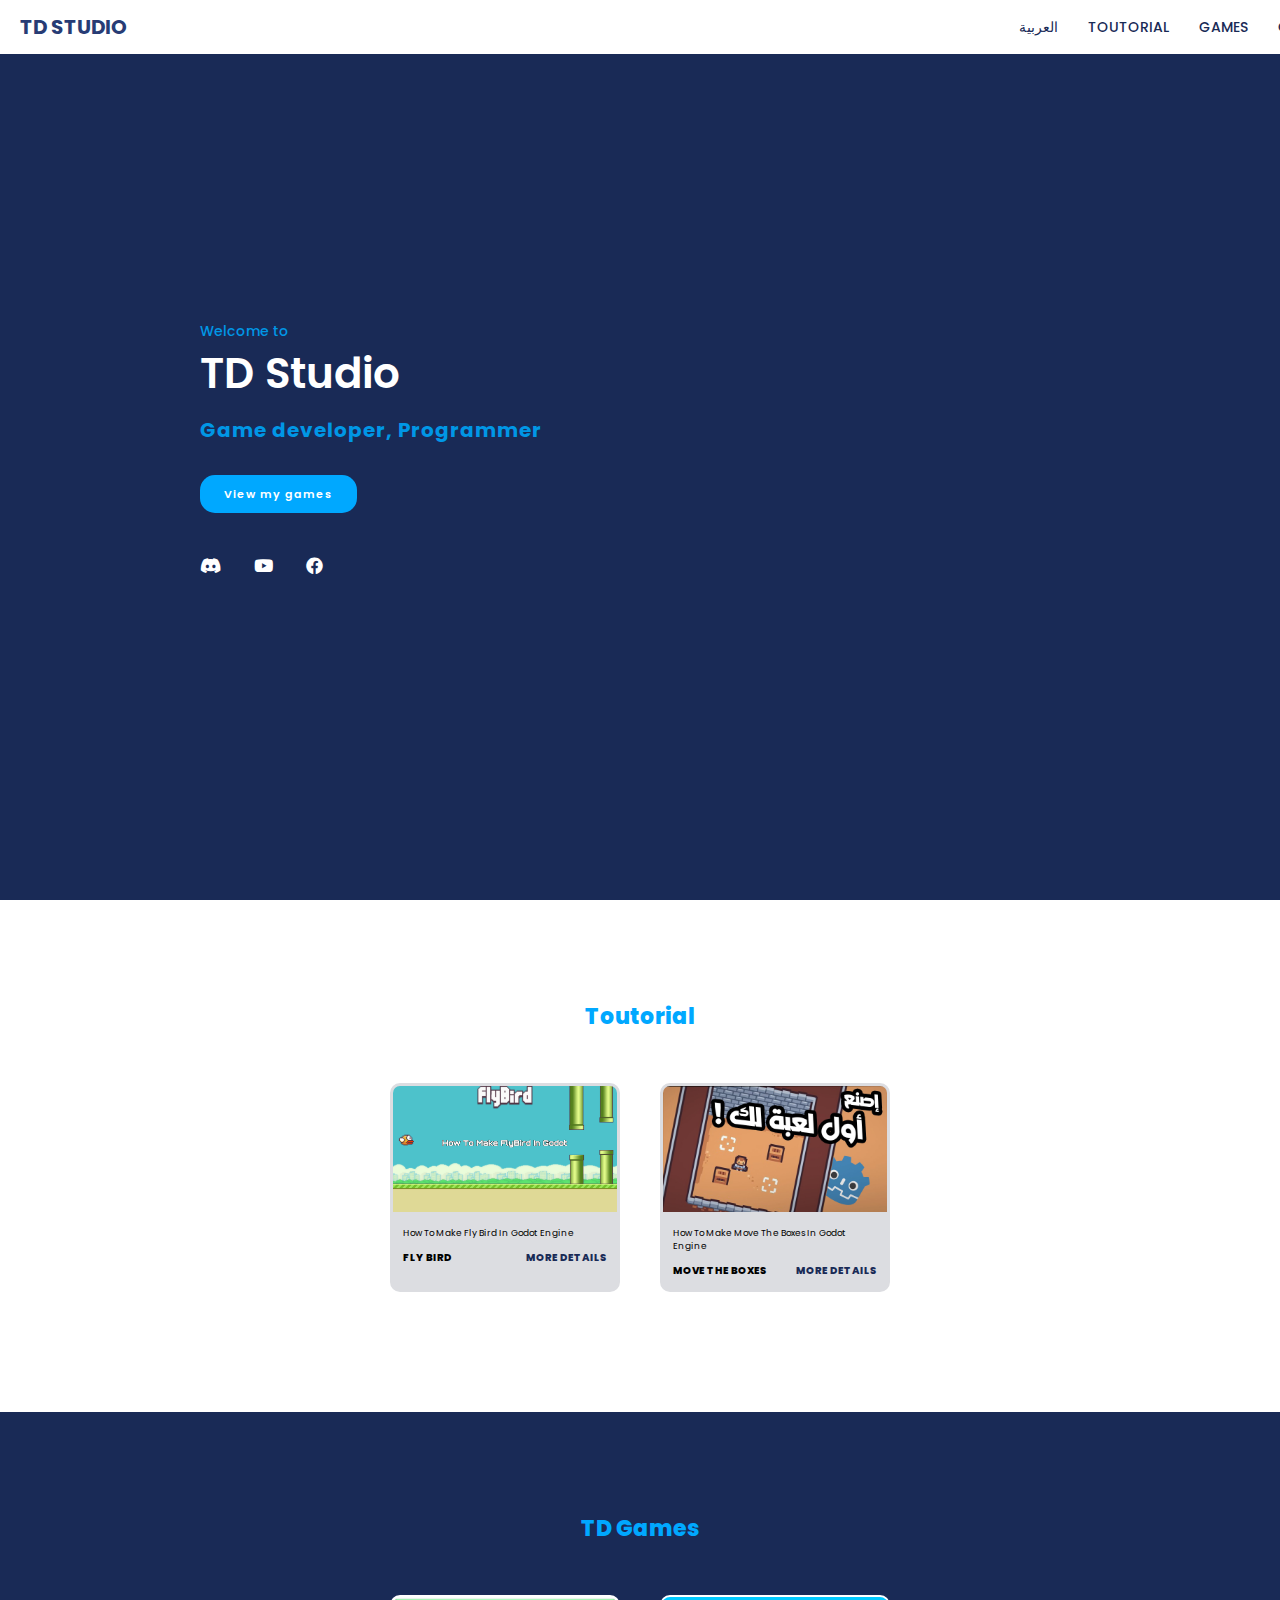
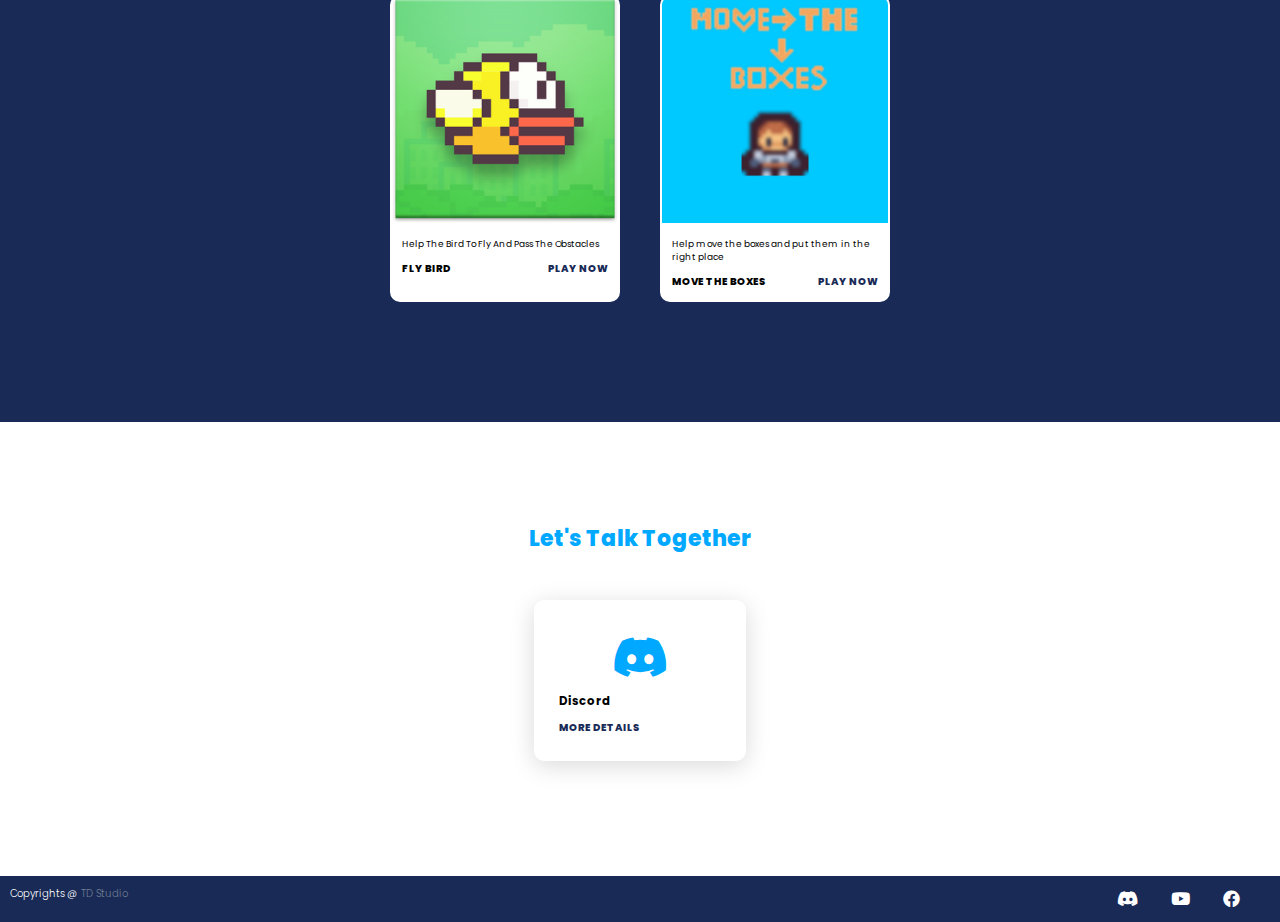
<file: index.html>
<!DOCTYPE html>
<html>
<head>
	<meta charset="utf-8">
	<meta name="viewport" content="width=device-width, initial-scale=1">
	<link rel="stylesheet" href="https://cdnjs.cloudflare.com/ajax/libs/font-awesome/5.15.4/css/all.min.css">
	<link rel="stylesheet" href="style en.css">
	<title>TD Studio</title>
</head>
<body>

<header>
	<nav>
		<ul class="nav-bar">
			<a href="#" class="logo"><h2>TD STUDIO</h2></a>
			<input type="checkbox" id="check">
			<span class="menu">
			  <li><a href="index ar.html">العربية</a></li>
				<li><a href="#Toutorial">Toutorial</a></li>
				<li><a href="#games">Games</a></li>
				<li><a href="#contact">Contact</a></li>
				<label for="check" class="close-menu"><img src="images/times.png" height="40"
				width="40" /></label>
			</span>
			<label for="check" class="open-menu"><img src="images/bars.png" height="25" width="25"  /></label>
		</ul>
	</nav>
</header>

<section class="main">
	<div>
		<h2>Welcome to</h2>
		<h2><span data-lang="logo">TD Studio</span></h2>
		<h3>Game developer, Programmer</h3>
		<a href="#games" class="main-btn">View my games</a>
		<div class="social-icons">
			<a href="https://www.Discord.com"><i class="fab fa-discord"></i></a>
			<a href="https://www.youtube.com/@TDSTUDIO2023."><i class="fab fa-youtube"></i></a>
			<a href="#"><i class="fab fa-facebook " color = w></i></a>
		</div>
	</div>
	
</section>

<section class="video" id="Toutorial">
	<h2 class="title">Toutorial</h2>
	<div class="content">
		<div class="video-card">
			<div class="video-image">
				<img src="images/flybird_video.png" />
			</div>
			<div class="video-info">
				<p class="video-category">How To Make Fly Bird In Godot Engine</p>
				<strong class="video-title">
					<span>Fly Bird</span>
					<a href="https://www.youtube.com/@TDSTUDIO2023." class="more-details">MORE DETAILS</a>
				</strong>
			</div>
		</div>
	<div class="video-card">
		<div class="video-image">
			<img src="images/move.jpg" />
		</div>
		<div class="video-info">
			<p class="video-category">How To Make Move The Boxes In Godot Engine</p>
			<strong class="video-title">
				<span>Move The Boxes</span>
				<a href="https://www.youtube.com/@TDSTUDIO2023." class="more-details">MORE DETAILS</a>
			</strong>
		</div>
	</div>
	</div>
</section>




<section class="projects" id="games">
	<h2 class="title">TD Games</h2>
	<div class="content">
		<div class="game-card">
			<div class="game-image">
				<img src="images/Flappy_Bird_icon.png" />
			</div>
			<div class="game-info">
				<p class="game-category">Help The Bird To Fly And Pass The Obstacles</p>
				<strong class="game-title">
					<span>Fly Bird</span>
					<a href="flybird.html" class="more-details">Play Now</a>
				</strong>
			</div>
		</div>
	<div class="game-card">
		<div class="game-image">
			<img src="images/move_boxes.jpg" />
		</div>
		<div class="game-info">
			<p class="game-category">Help move the boxes and put them in the right place</p>
			<strong class="game-title">
				<span>Move The Boxes</span>
				<a href="movetheboxe.html" class="more-details">Play Now</a>
			</strong>
		</div>
	</div>
	</div>
</section>





<section class="cards contact" id="contact">
	<h2 class="title">Let's Talk Together</h2>
	<div class="content">
		<div class="card">
			<div class="icon">
				<i class="fab fa-discord"></i>
			</div>
			<div class="card-info">
				<h3>Discord</h3>
			</div>
			<strong class="video-title">
				<a href="https://www.Discord.com" class="more-details">MORE DETAILS</a>
			</strong>
		</div>


	
</section>


<footer class="footer">
	<p class="footer-title">Copyrights @ <span class="footer-ti">TD Studio</span></p>
	<div class="social-icons">
		<a href="https://www.Discord.com"><i class="fab fa-discord"></i></a>
		<a href="https://www.youtube.com/@TDSTUDIO2023."><i class="fab fa-youtube"></i></a>
		<a href="#"><i class="fab fa-facebook"></i></a>
	</div>
</footer>

</body>
</html>
</file>
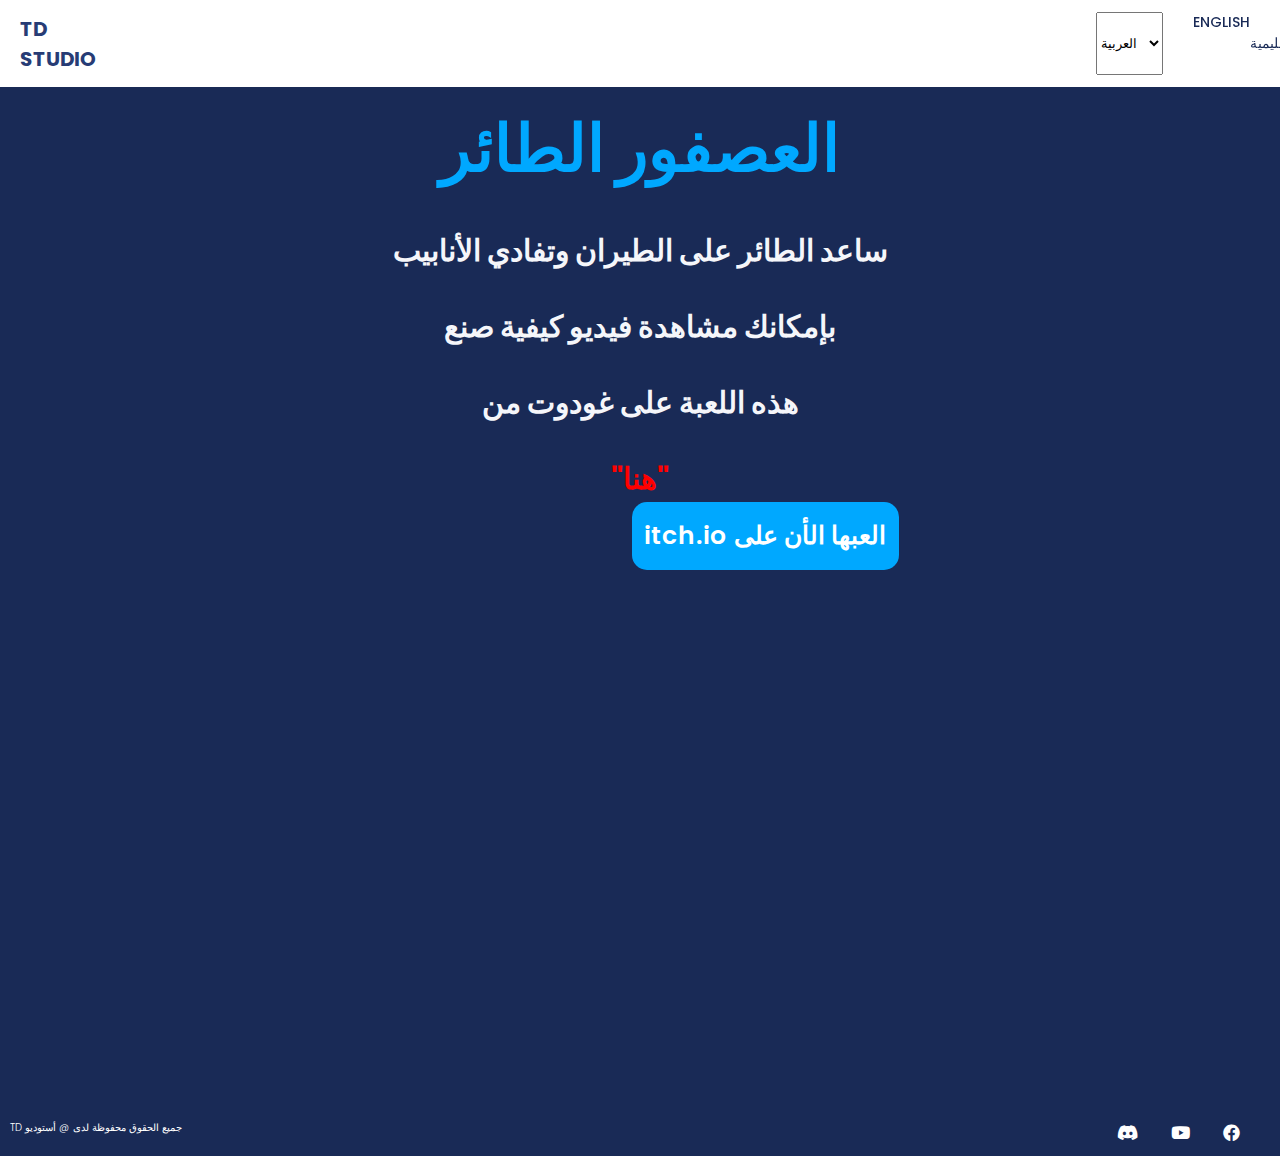
<file: flybird ar (1).html>
<!DOCTYPE html>
<html>
<head>
	<meta charset="utf-8">
	<meta name="viewport" content="width=device-width, initial-scale=1">
	<link rel="stylesheet" href="https://cdnjs.cloudflare.com/ajax/libs/font-awesome/5.15.4/css/all.min.css">
	<link rel="stylesheet" href="flystyle ar.css">
	<title>Fly Bird</title>
</head>
<body>

<header>
	<nav>
		<ul class="nav-bar">
			<a href="#" class="logo"><h2>TD STUDIO</h2></a>
			<input type="checkbox" id="check">
			<span class="menu">
			  <select id='languageselector'>
			    <option value='ar'>العربية</option>
			    <option value='en'>English</option>
			  </select>
			  <li><a href="https://talaldl.github.io/TD-Studio/flybird.html">English</a></li>
				<li><a href="https://talaldl.github.io/TD-Studio/#Toutorial" data-lang="toutorial">Toutorial</a></li>
				<li><a href="https://talaldl.github.io/TD-Studio/#games" data-lang="games">Games</a></li>
				<li><a href="https://talaldl.github.io/TD-Studio/#contact" data-lang="contact">Contact</a></li>
				<label for="check" class="close-menu"><img src="images/times.png" height="40"
				width="40" /></label>
			</span>
			<label for="check" class="open-menu"><img src="images/bars.png" height="25" width="25"  /></label>
		</ul>
	</nav>
</header>


<section class="flybird" id="game">
	<h2 class="title" data-lang="flybird">Fly Bird</h2>
	<h3 class="title" data-lang="info">Help The Bird To Fly And Pass The Obstacles</h3>
	<h3 class="title" data-lang="canwatch">You Can Watch The Video Of How You Can Made</h3>
		<h3 class="title" data-lang="ingodot"> This Game In "Godot" From</h3>
	<h3><a href="https://www.youtube.com/@TDSTUDIO2023."><span class="redcolor">"هنا"</span></a></h3>
	<a href="#games" class="main-btn" data-lang="play">Play Now In Itch.io</a>
</section>


<section>
  
</section>

<section>
  
</section>

<footer class="footer">
	<p class="footer-title" data-lang="copyright">Copyrights @ <span class="footer-ti">TD Studio</span></p>
	<div class="social-icons">
		<a href="https://www.Discord.com"><i class="fab fa-discord"></i></a>
		<a href="https://www.youtube.com/@TDSTUDIO2023."><i class="fab fa-youtube"></i></a>
		<a href="#"><i class="fab fa-facebook"></i></a>
	</div>
</footer>
<script src="flybird language ar.js"></script>
</body>
</html>
</file>
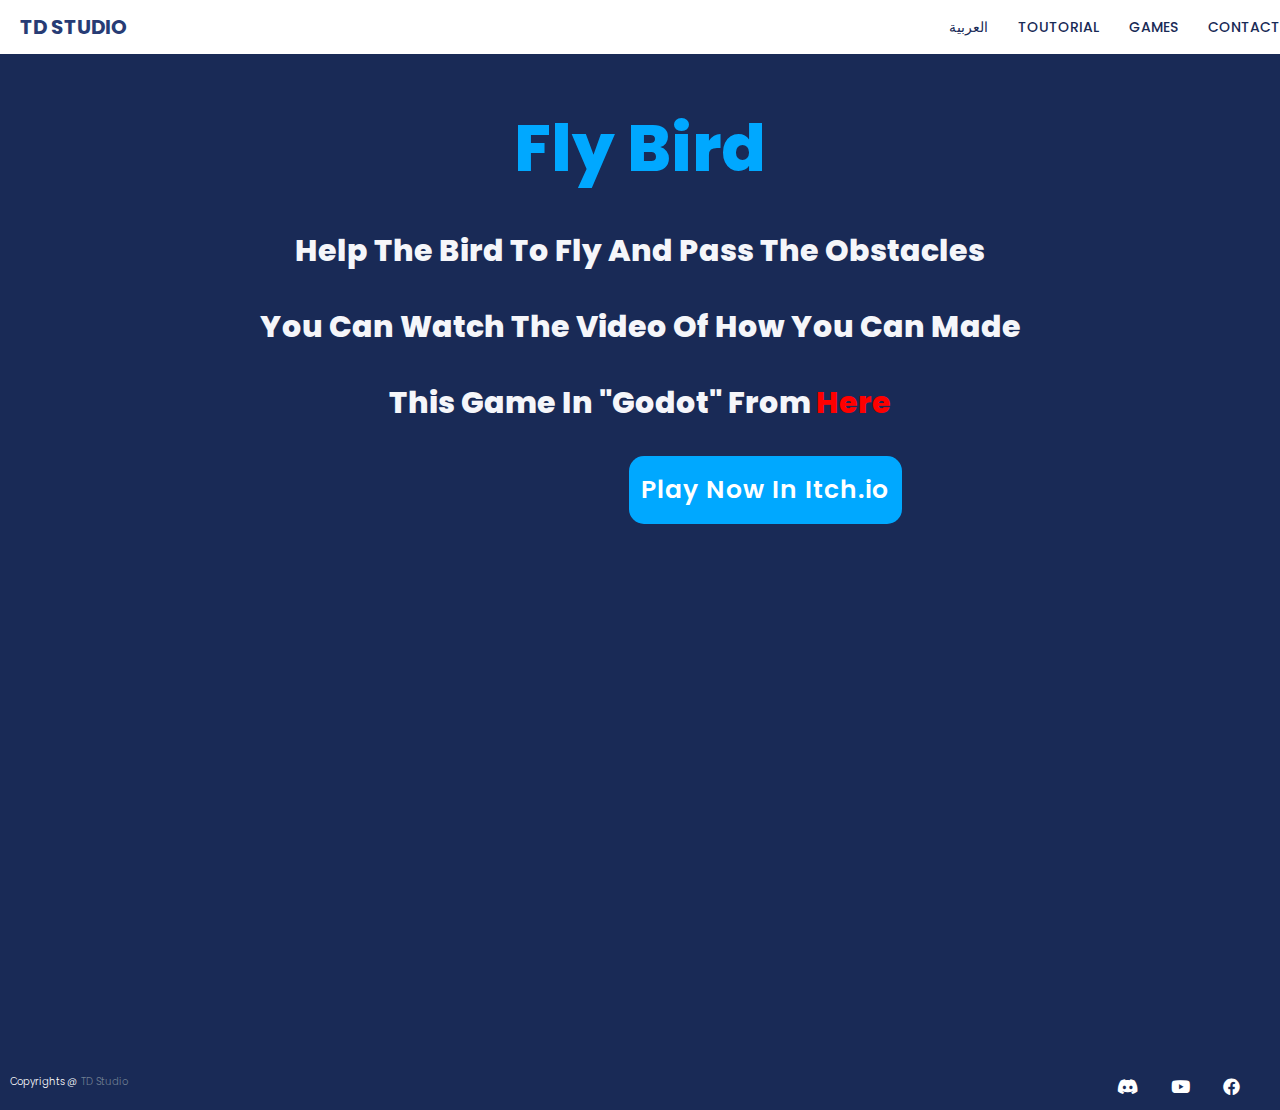
<file: flybird.html>
<!DOCTYPE html>
<html>
<head>
	<meta charset="utf-8">
	<meta name="viewport" content="width=device-width, initial-scale=1">
	<link rel="stylesheet" href="https://cdnjs.cloudflare.com/ajax/libs/font-awesome/5.15.4/css/all.min.css">
	<link rel="stylesheet" href="flystyle.css">
	<title>Fly Bird</title>
</head>
<body>

<header>
	<nav>
		<ul class="nav-bar">
			<a href="#" class="logo"><h2>TD STUDIO</h2></a>
			<input type="checkbox" id="check">
			<span class="menu">
			  <li><a href="https://talaldl.github.io/TD-Studio/flybird ar (1).html">العربية</a></li>
				<li><a href="https://talaldl.github.io/TD-Studio/#Toutorial">Toutorial</a></li>
				<li><a href="https://talaldl.github.io/TD-Studio/#games">Games</a></li>
				<li><a href="https://talaldl.github.io/TD-Studio/#contact">Contact</a></li>
				<label for="check" class="close-menu"><img src="images/times.png" height="40"
				width="40" /></label>
			</span>
			<label for="check" class="open-menu"><img src="images/bars.png" height="25" width="25"  /></label>
		</ul>
	</nav>
</header>


<section class="flybird" id="game">
	<h2 class="title">Fly Bird</h2>
	<h3 class="title">Help The Bird To Fly And Pass The Obstacles</h3>
	<h3 class="title">You Can Watch The Video Of How You Can Made</h3>
	<h3 class="title"> This Game In "Godot" From <a href="https://www.youtube.com/@TDSTUDIO2023."><span class="redcolor">Here</span></a></h3>
	<a href="#games" class="main-btn">Play Now In Itch.io</a>
</section>


<section>
  
</section>

<section>
  
</section>

<footer class="footer">
	<p class="footer-title">Copyrights @ <span class="footer-ti">TD Studio</span></p>
	<div class="social-icons">
		<a href="https://www.Discord.com"><i class="fab fa-discord"></i></a>
		<a href="https://www.youtube.com/@TDSTUDIO2023."><i class="fab fa-youtube"></i></a>
		<a href="#"><i class="fab fa-facebook"></i></a>
	</div>
</footer>

</body>
</html>
</file>
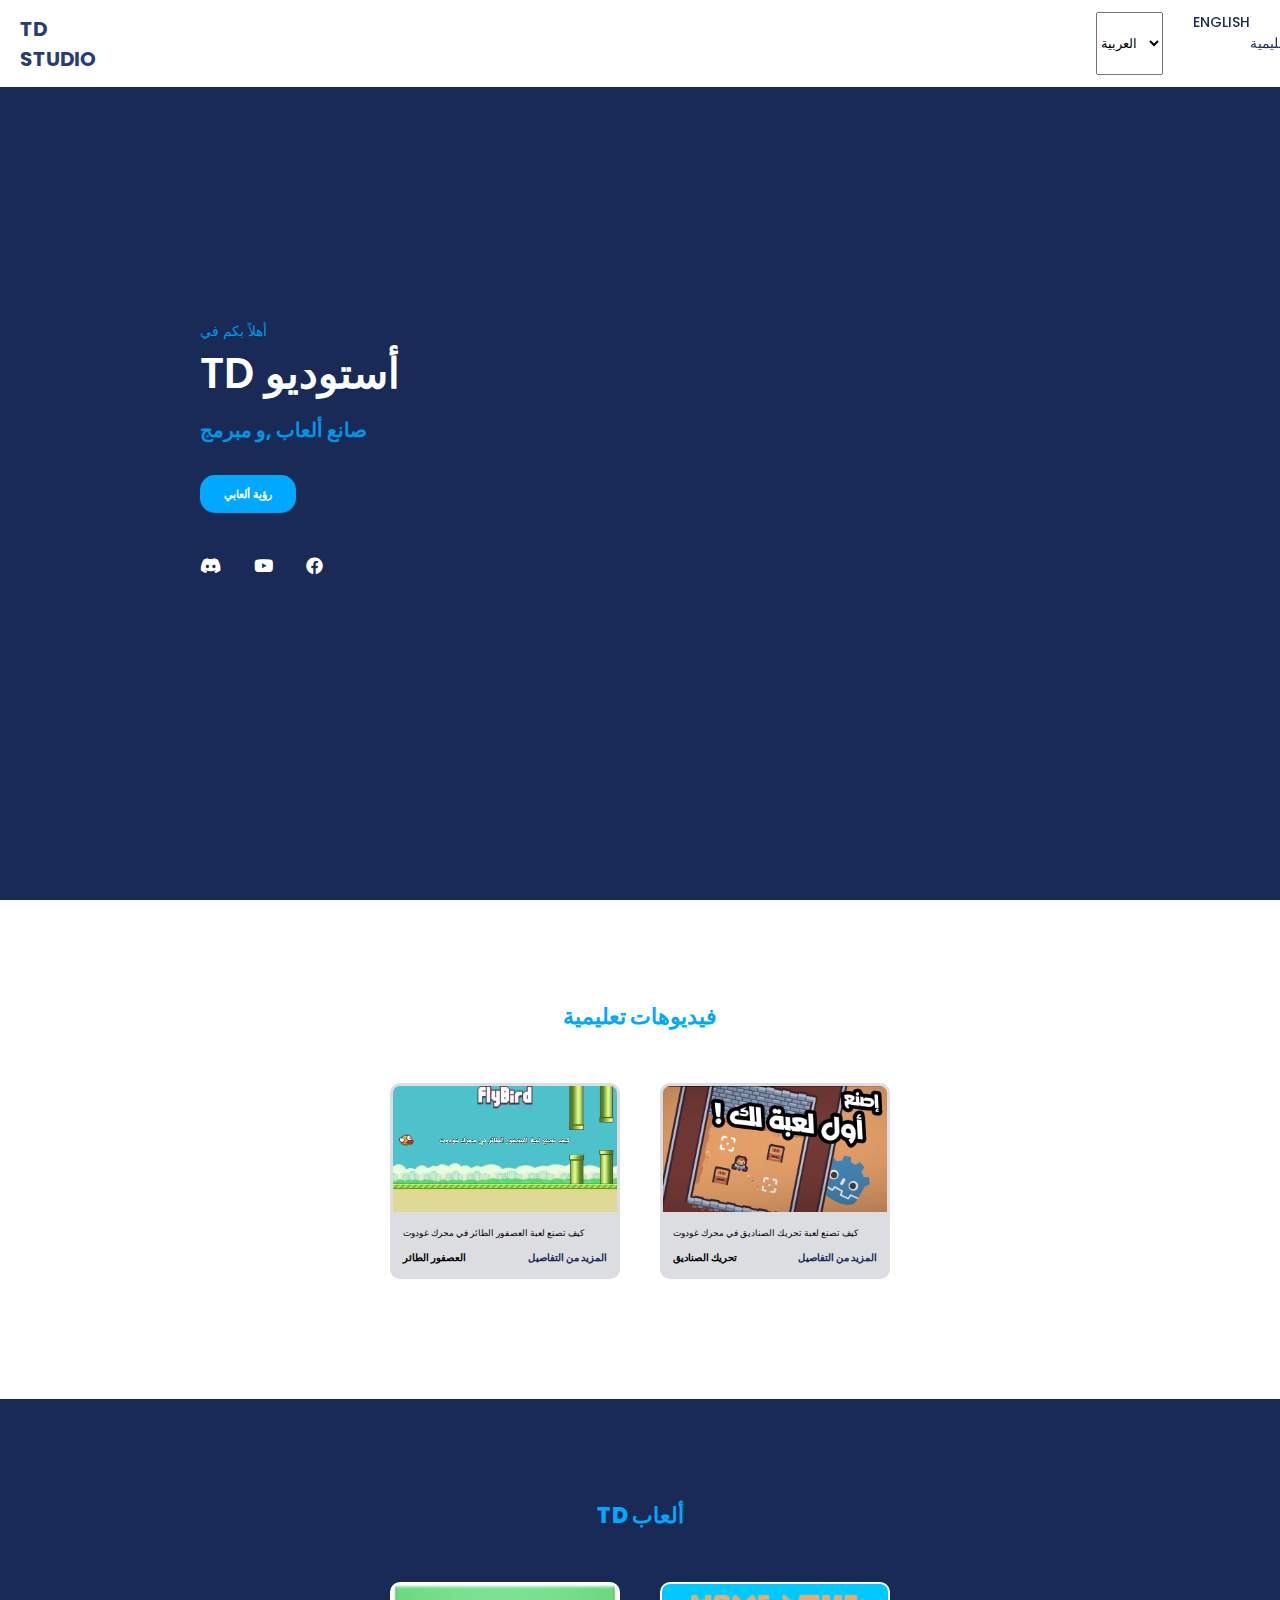
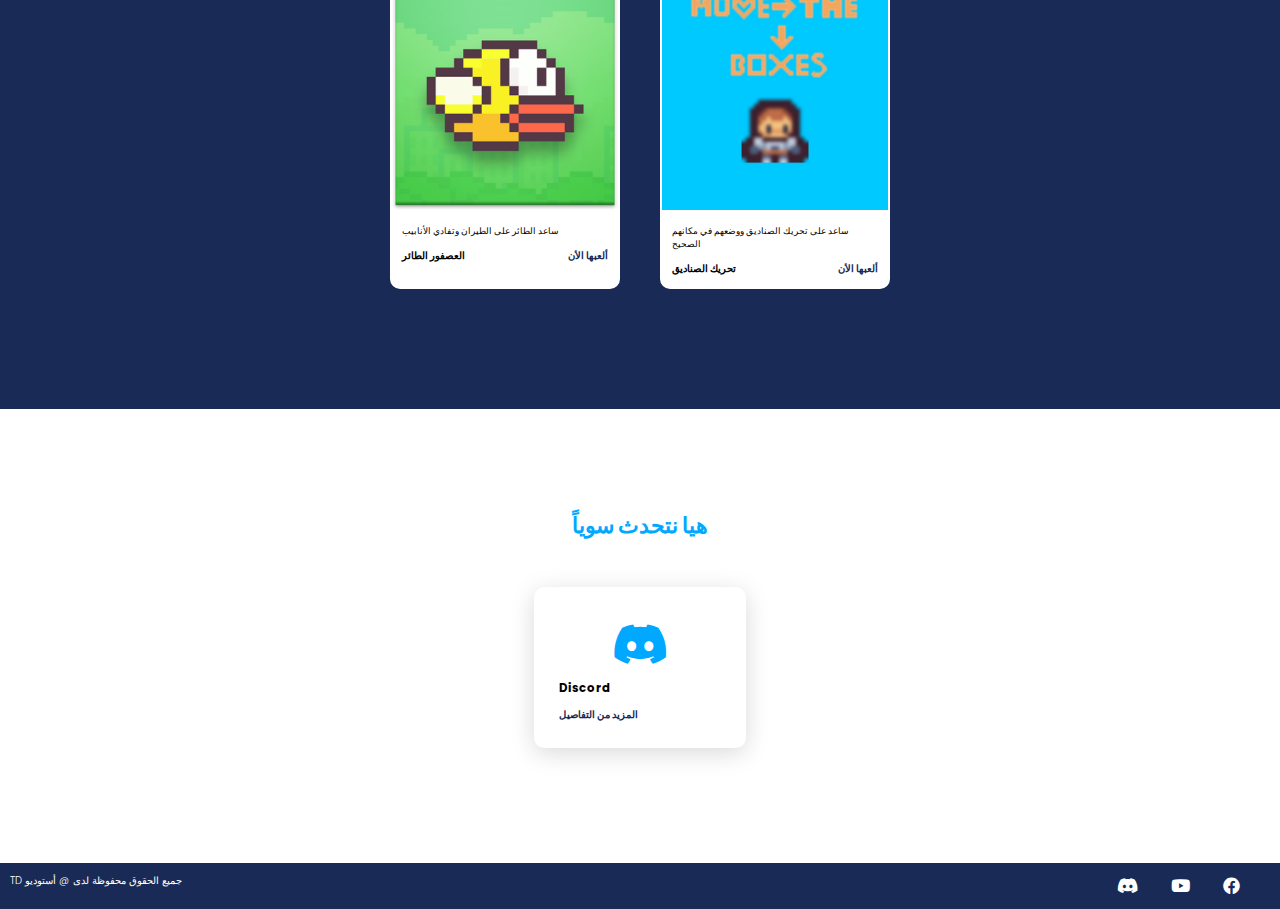
<file: index ar.html>
<!DOCTYPE html>
<html>
<head>
	<meta charset="utf-8">
	<meta name="viewport" content="width=device-width, initial-scale=1">
	<link rel="stylesheet" href="https://cdnjs.cloudflare.com/ajax/libs/font-awesome/5.15.4/css/all.min.css">
	<link rel="stylesheet" href="style ar.css">
	<title>TD Studio</title>
</head>
<body>

<header>
	<nav>
		<ul class="nav-bar">
			<a href="#" class="logo"><h2>TD STUDIO</h2></a>
			<input type="checkbox" id="check">
			<span class="menu">
			  <select id='languageselector'>
			    <option value='ar'>العربية</option>
			    <option value='en'>English</option>
			  </select>
			  <li><a href="index.html">English</a></li>
				<li><a href="#Toutorial" data-lang="toutorial">Toutorial</a></li>
				<li><a href="#games" data-lang="games">Games</a></li>
				<li><a href="#contact" data-lang="letsworktogether">Contact</a></li>
				<label for="check" class="close-menu"><img src="images/times.png" height="40"
				width="40" /></label>
			</span>
			<label for="check" class="open-menu"><img src="images/bars.png" height="25" width="25"  /></label>
		</ul>
	</nav>
</header>

<section class="main">
	<div>
		<h2 data-lang="welcometo">Welcome to</h2>
		<h2><span data-lang="logo">TD Studio</span></h2>
		<h3 data-lang="info">Game developer, Programmer</h3>
		<a href="#games" class="main-btn" data-lang="viewmygames">View my games</a>
		<div class="social-icons">
			<a href="https://www.Discord.com"><i class="fab fa-discord"></i></a>
			<a href="https://www.youtube.com/@TDSTUDIO2023."><i class="fab fa-youtube"></i></a>
			<a href="#"><i class="fab fa-facebook " color = w></i></a>
		</div>
	</div>
	
</section>

<section class="video" id="Toutorial">
	<h2 class="title" data-lang="toutorial">Toutorial</h2>
	<div class="content">
		<div class="video-card">
			<div class="video-image">
				<img src="images/flybird_video_ar.png" />
			</div>
			<div class="video-info">
				<p class="video-category" data-lang="howfly">How To Make Fly Bird In Godot Engine</p>
				<strong class="video-title">
					<span data-lang="flybird">Fly Bird</span>
					<a href="https://www.youtube.com/@TDSTUDIO2023." class="more-details" data-lang="moredetails">MORE DETAILS</a>
				</strong>
			</div>
		</div>
	<div class="video-card">
		<div class="video-image">
			<img src="images/move.jpg" />
		</div>
		<div class="video-info">
			<p class="video-category" data-lang="howmove">How To Make Move The Boxes In Godot Engine</p>
			<strong class="video-title">
				<span data-lang="movetheboxes">Move The Boxes</span>
				<a href="https://www.youtube.com/@TDSTUDIO2023." class="more-details" data-lang="moredetails">MORE DETAILS</a>
			</strong>
		</div>
	</div>
	</div>
</section>




<section class="projects" id="games">
	<h2 class="title" data-lang="games">TD Games</h2>
	<div class="content">
		<div class="game-card">
			<div class="game-image">
				<img src="images/Flappy_Bird_icon.png" />
			</div>
			<div class="game-info">
				<p class="game-category" data-lang="helpbird">Help The Bird To Fly And Pass The Obstacles</p>
				<strong class="game-title">
					<span data-lang="flybird">Fly Bird</span>
					<a href="flybird ar (1).html" class="more-details" data-lang="playnow">Play Now</a>
				</strong>
			</div>
		</div>
	<div class="game-card">
		<div class="game-image">
			<img src="images/move_boxes.jpg" />
		</div>
		<div class="game-info">
			<p class="game-category" data-lang="helpmove">Help move the boxes and put them in the right place</p>
			<strong class="game-title">
				<span data-lang="movetheboxes">Move The Boxes</span>
				<a href="movetheboxe ar.html" class="more-details" data-lang="playnow">Play Now</a>
			</strong>
		</div>
	</div>
	</div>
</section>





<section class="cards contact" id="contact">
	<h2 class="title" data-lang="letsworktogether">Let's Talk Together</h2>
	<div class="content">
		<div class="card">
			<div class="icon">
				<i class="fab fa-discord"></i>
			</div>
			<div class="card-info">
				<h3>Discord</h3>
			</div>
			<strong class="video-title">
				<a href="https://www.Discord.com" class="more-details" data-lang="moredetails">MORE DETAILS</a>
			</strong>
		</div>


	
</section>


<footer class="footer">
	<p class="footer-title" data-lang="copyright">Copyrights @ <span class="footer-title">TD Studio</span></p>
	<div class="social-icons">
		<a href="https://www.Discord.com"><i class="fab fa-discord"></i></a>
		<a href="https://www.youtube.com/@TDSTUDIO2023."><i class="fab fa-youtube"></i></a>
		<a href="#"><i class="fab fa-facebook"></i></a>
	</div>
</footer>
<script src="language ar.js"></script>
</body>
</html>
</file>
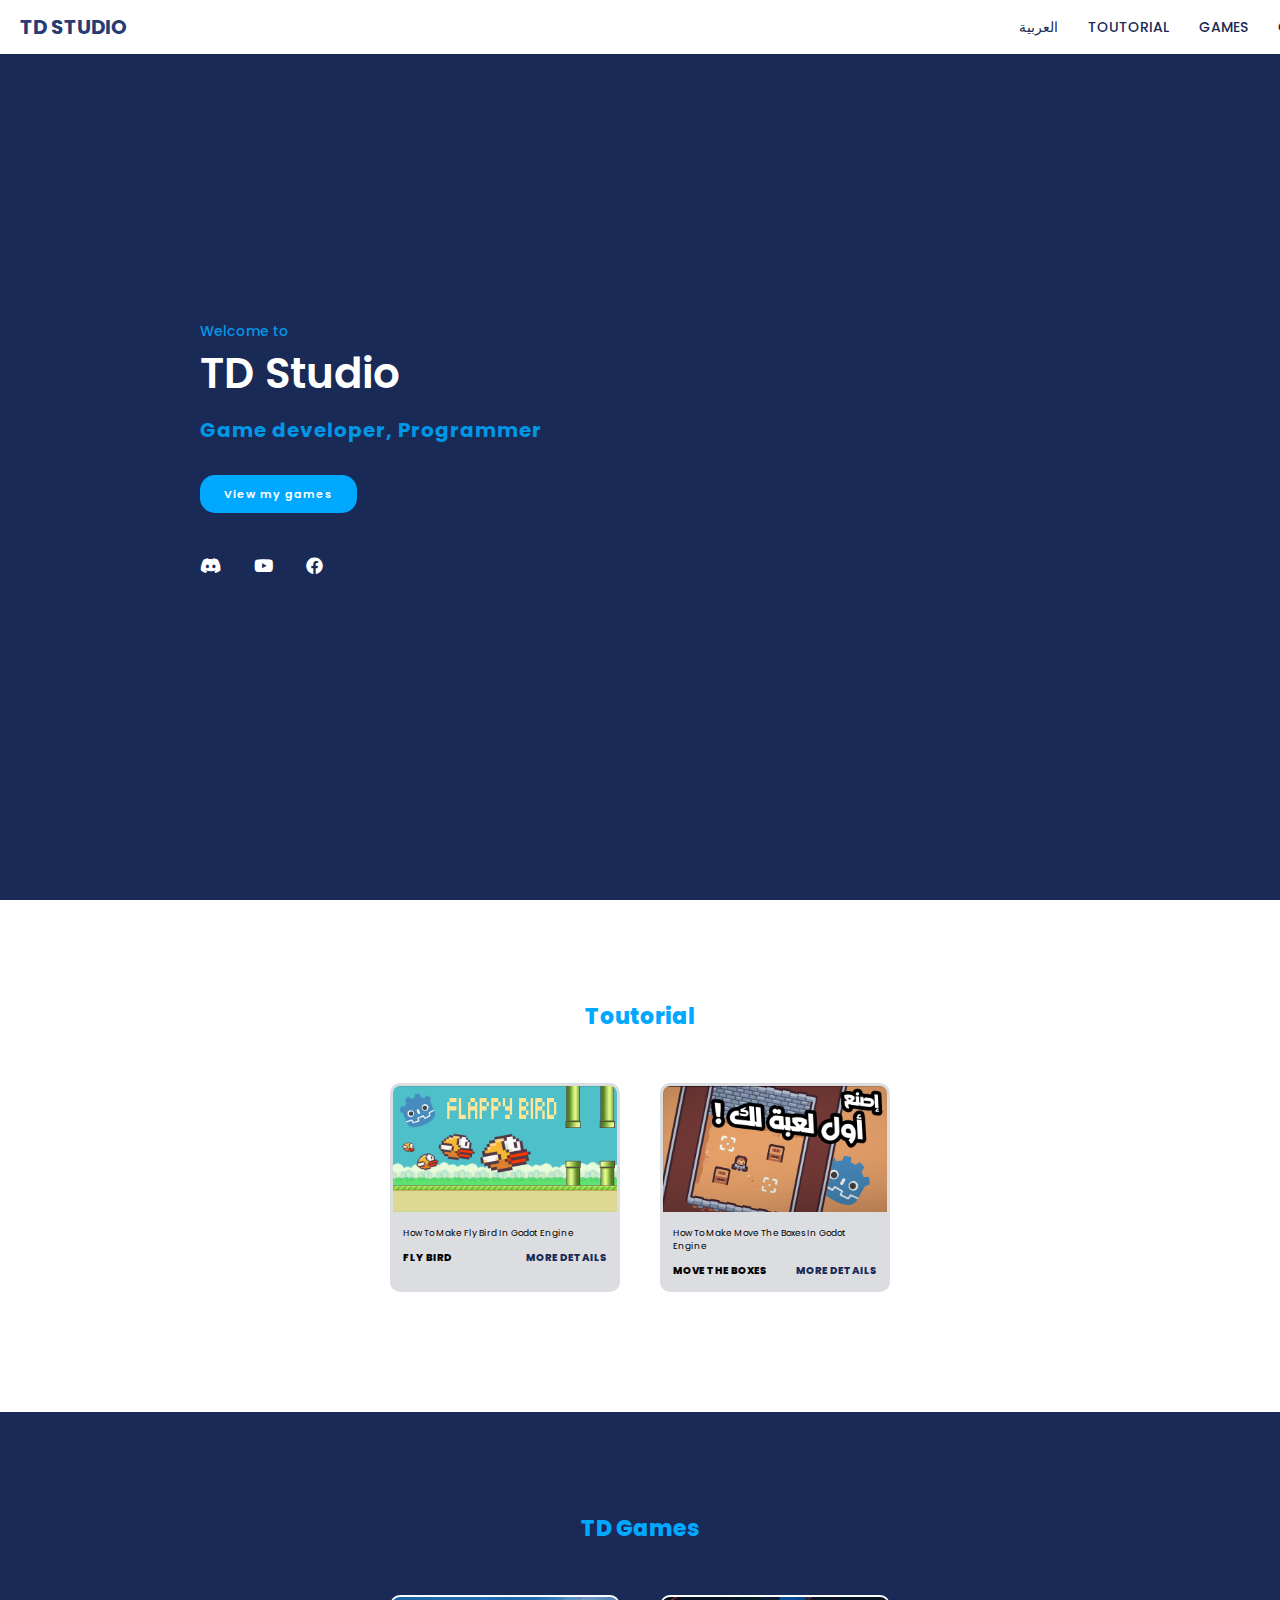
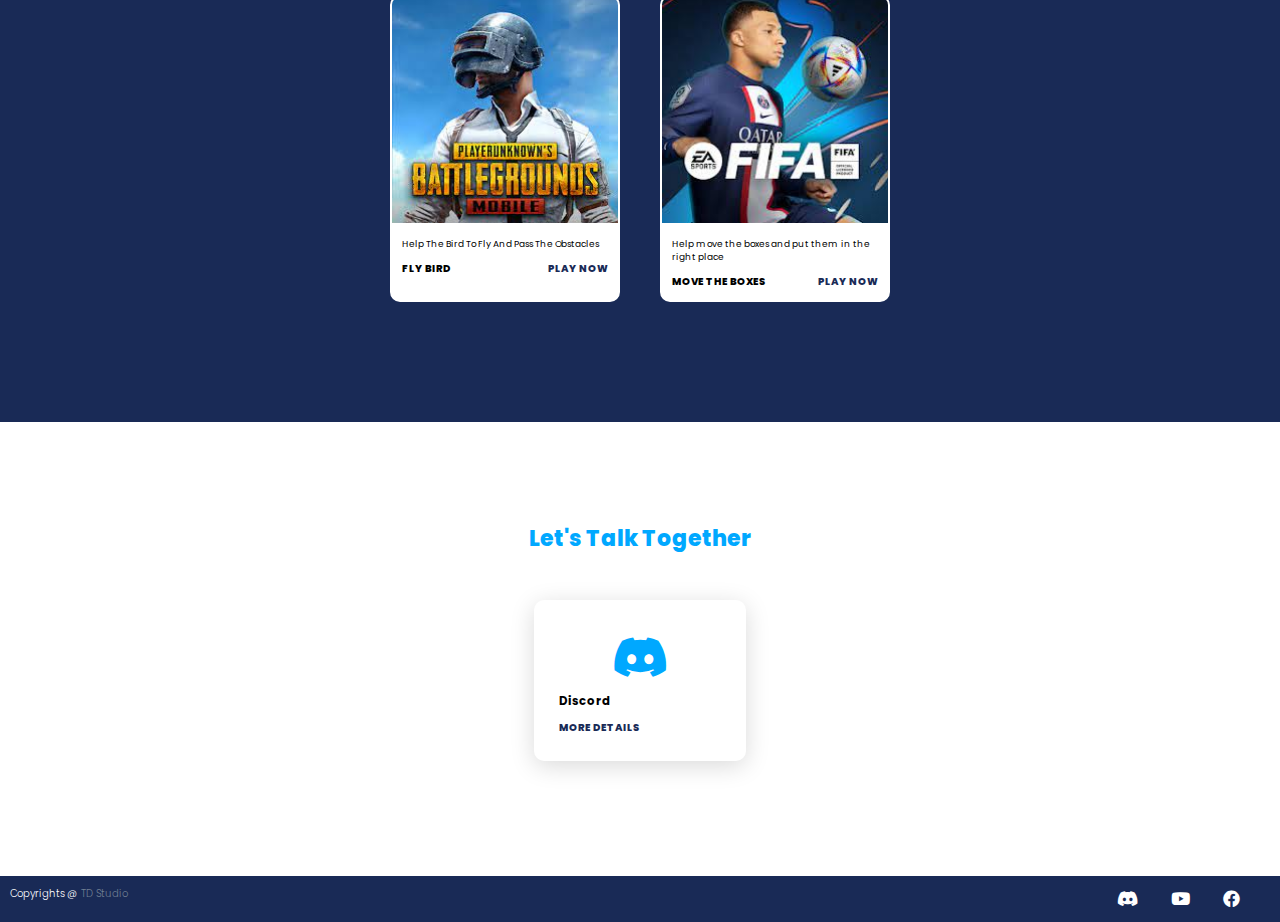
<file: index en.html>
<!DOCTYPE html>
<html>
<head>
	<meta charset="utf-8">
	<meta name="viewport" content="width=device-width, initial-scale=1">
	<link rel="stylesheet" href="https://cdnjs.cloudflare.com/ajax/libs/font-awesome/5.15.4/css/all.min.css">
	<link rel="stylesheet" href="style en.css">
	<title>TD Studio</title>
</head>
<body>

<header>
	<nav>
		<ul class="nav-bar">
			<a href="#" class="logo"><h2>TD STUDIO</h2></a>
			<input type="checkbox" id="check">
			<span class="menu">
			  <li><a href="index ar.html">العربية</a></li>
				<li><a href="#Toutorial">Toutorial</a></li>
				<li><a href="#games">Games</a></li>
				<li><a href="#contact">Contact</a></li>
				<label for="check" class="close-menu"><img src="images/times.png" height="40"
				width="40" /></label>
			</span>
			<label for="check" class="open-menu"><img src="images/bars.png" height="25" width="25"  /></label>
		</ul>
	</nav>
</header>

<section class="main">
	<div>
		<h2>Welcome to</h2>
		<h2><span data-lang="logo">TD Studio</span></h2>
		<h3>Game developer, Programmer</h3>
		<a href="#games" class="main-btn">View my games</a>
		<div class="social-icons">
			<a href="https://www.Discord.com"><i class="fab fa-discord"></i></a>
			<a href="https://www.youtube.com/@TDSTUDIO2023."><i class="fab fa-youtube"></i></a>
			<a href="#"><i class="fab fa-facebook " color = w></i></a>
		</div>
	</div>
	
</section>

<section class="video" id="Toutorial">
	<h2 class="title">Toutorial</h2>
	<div class="content">
		<div class="video-card">
			<div class="video-image">
				<img src="images/flappy.jpg" />
			</div>
			<div class="video-info">
				<p class="video-category">How To Make Fly Bird In Godot Engine</p>
				<strong class="video-title">
					<span>Fly Bird</span>
					<a href="https://www.youtube.com/@TDSTUDIO2023." class="more-details">MORE DETAILS</a>
				</strong>
			</div>
		</div>
	<div class="video-card">
		<div class="video-image">
			<img src="images/move.jpg" />
		</div>
		<div class="video-info">
			<p class="video-category">How To Make Move The Boxes In Godot Engine</p>
			<strong class="video-title">
				<span>Move The Boxes</span>
				<a href="https://www.youtube.com/@TDSTUDIO2023." class="more-details">MORE DETAILS</a>
			</strong>
		</div>
	</div>
	</div>
</section>




<section class="projects" id="games">
	<h2 class="title">TD Games</h2>
	<div class="content">
		<div class="game-card">
			<div class="game-image">
				<img src="images/pupg.jfif" />
			</div>
			<div class="game-info">
				<p class="game-category">Help The Bird To Fly And Pass The Obstacles</p>
				<strong class="game-title">
					<span>Fly Bird</span>
					<a href="flybird.html" class="more-details">Play Now</a>
				</strong>
			</div>
		</div>
	<div class="game-card">
		<div class="game-image">
			<img src="images/fifa.jfif" />
		</div>
		<div class="game-info">
			<p class="game-category">Help move the boxes and put them in the right place</p>
			<strong class="game-title">
				<span>Move The Boxes</span>
				<a href="movetheboxe.html" class="more-details">Play Now</a>
			</strong>
		</div>
	</div>
	</div>
</section>





<section class="cards contact" id="contact">
	<h2 class="title">Let's Talk Together</h2>
	<div class="content">
		<div class="card">
			<div class="icon">
				<i class="fab fa-discord"></i>
			</div>
			<div class="card-info">
				<h3>Discord</h3>
			</div>
			<strong class="video-title">
				<a href="https://www.Discord.com" class="more-details">MORE DETAILS</a>
			</strong>
		</div>


	
</section>


<footer class="footer">
	<p class="footer-title">Copyrights @ <span class="footer-ti">TD Studio</span></p>
	<div class="social-icons">
		<a href="https://www.Discord.com"><i class="fab fa-discord"></i></a>
		<a href="https://www.youtube.com/@TDSTUDIO2023."><i class="fab fa-youtube"></i></a>
		<a href="#"><i class="fab fa-facebook"></i></a>
	</div>
</footer>

</body>
</html>
</file>
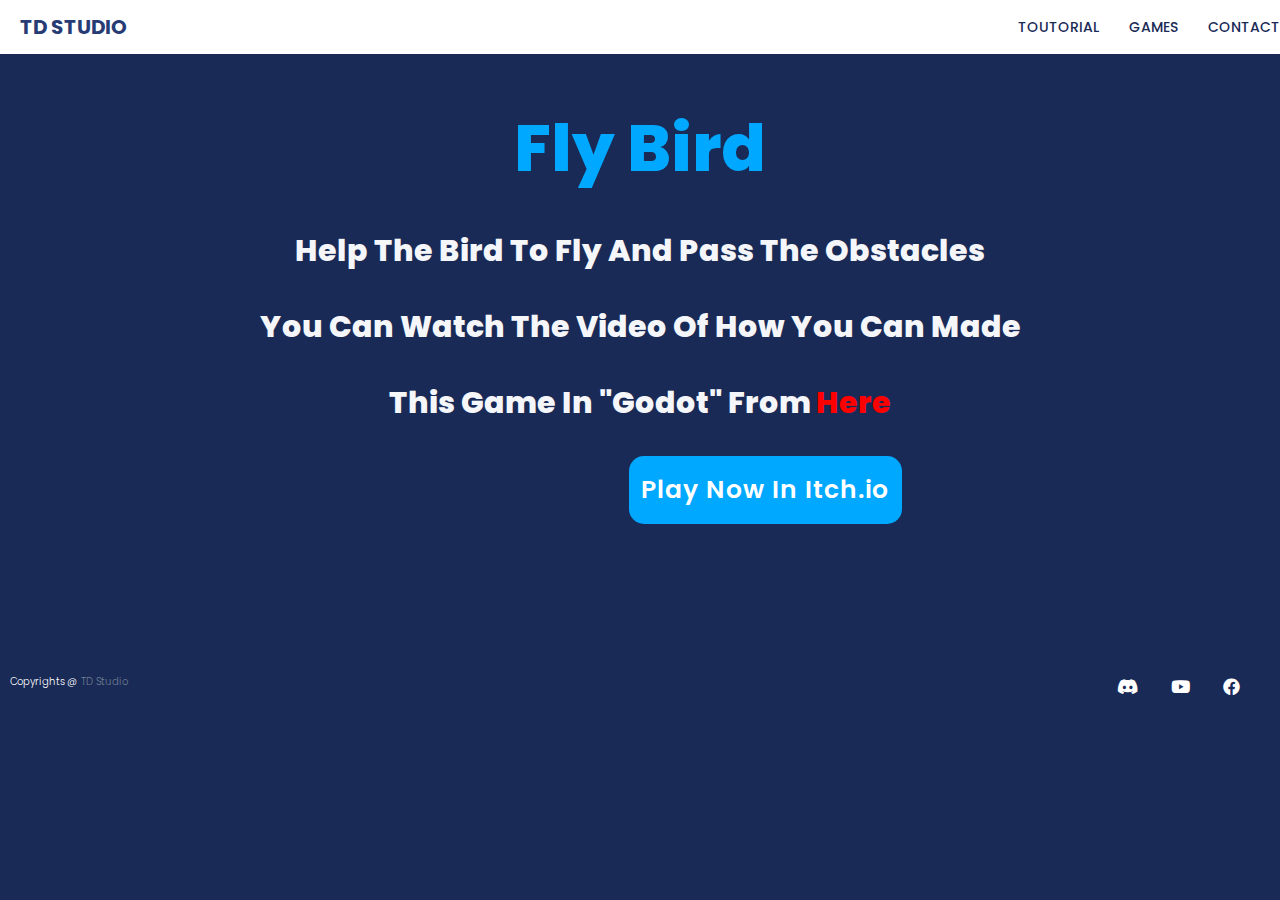
<file: movetheboxe.html>
<!DOCTYPE html>
<html>
<head>
	<meta charset="utf-8">
	<meta name="viewport" content="width=device-width, initial-scale=1">
	<link rel="stylesheet" href="https://cdnjs.cloudflare.com/ajax/libs/font-awesome/5.15.4/css/all.min.css">
	<link rel="stylesheet" href="flystyle.css">
	<title>Fly Bird</title>
</head>
<body>

<header>
	<nav>
		<ul class="nav-bar">
			<a href="#" class="logo"><h2>TD STUDIO</h2></a>
			<input type="checkbox" id="check">
			<span class="menu">
				<li><a href="https://talaldl.github.io/TD-Studio/#Toutorial">Toutorial</a></li>
				<li><a href="https://talaldl.github.io/TD-Studio/#games">Games</a></li>
				<li><a href="https://talaldl.github.io/TD-Studio/#contact">Contact</a></li>
				<label for="check" class="close-menu"><img src="images/times.png" height="40"
				width="40" /></label>
			</span>
			<label for="check" class="open-menu"><img src="images/bars.png" height="25" width="25"  /></label>
		</ul>
	</nav>
</header>


<section class="flybird" id="game">
	<h2 class="title">Fly Bird</h2>
	<h3 class="title">Help The Bird To Fly And Pass The Obstacles</h3>
	<h3 class="title">You Can Watch The Video Of How You Can Made</h3>
	<h3 class="title"> This Game In "Godot" From <a href="https://www.youtube.com/@TDSTUDIO2023."><span class="redcolor">Here</span></a></h3>
	<a href="#games" class="main-btn">Play Now In Itch.io</a>
</section>



<footer class="footer">
	<p class="footer-title">Copyrights @ <span class="footer-ti">TD Studio</span></p>
	<div class="social-icons">
		<a href="https://www.Discord.com"><i class="fab fa-discord"></i></a>
		<a href="https://www.youtube.com/@TDSTUDIO2023."><i class="fab fa-youtube"></i></a>
		<a href="#"><i class="fab fa-facebook"></i></a>
	</div>
</footer>

</body>
</html>
</file>
<file: style en.css>
@import url('https://fonts.googleapis.com/css2?family=Poppins:ital,wght@0,100;0,200;0,300;0,400;0,500;0,600;0,700;0,800;0,900;1,100;1,200;1,300;1,400;1,500;1,600;1,700;1,800;1,900&display=swap');


  *{
    font-family: 'Poppins', sans-serif;
    margin: 0;
    padding: 0;
    box-sizing: border-box;
    scroll-behavior: smooth;
  }


body {
  font-family: "Poppins" , sans-serif;
  --color1: #fff;
  --color2: #181818;
}


header{
  z-index: 999;
  position: fixed;
  width: 137em;
}

.menu {display: flex;}
.menu a {
  padding-left: 30px;
  text-decoration: none;
  color: #192a56;
  text-align: center;
  text-transform: uppercase;
  font-size: 1.4em;
  font-weight: 500;
}


.menu a:hover{
  color: #273c75;
}



.logo h2 {
  font-size: 2em;
  color: #273c75;
  display: inline-block;
}





.open-menu , .close-menu{
  position: absolute;
  color: #fff;
  cursor: pointer;
  font-size: 1.5rem;
  display: none;
}


.open-menu {
  top: 50%;
  right: 20px;
  transform: translatey(-50%);
}



.close-menu {
  top: 20px;
  right: 20px;
}


#check {display: none}



.nav-bar {
  width: 100%;
  display: flex;
  justify-content: space-between;
  align-items: center;
  list-style: none;
  position: relative;
  background-color: var(--color1);
  padding: 12px 20px ;
}



  section {
    padding: 100px 200px;
  }


  .main {
    width: 100%;
    min-height: 100vh;
    display: flex;
    align-items: center;
    background-color: #192a56;
    background-size: cover;
    background-position: 50px -230px;
    background-attachment: fixed;
  }

  .main h2{
    color: #0097e6;
    font-size: 1.4em;
    font-weight: 500;
  }


  .main h2 span {
    margin-top: 10px;
    color: #ffffff;
    font-size: 3em;
    font-weight: 600;
  }

  .main h3 {
    color: #0097e6;
    font-size: 2em;
    font-weight: 700;
    letter-spacing: 1px;
    margin-top: 10px;
    margin-bottom: 30px;
  }


  .main-btn {
    color: white;
    background-color: #00a8ff;
    text-decoration: none;
    font-size: 1.1em;
    font-weight: 600;
    display: inline-block;
    padding: 0.9375em 2.187em;
    letter-spacing: 1px;
    border-radius: 15px;
    margin-bottom: 40px;
    transition: 0.7s ease;
    scroll-margin-top: 200;
  }

  .main-btn:hover {
    background-color: #0097e6;
    transform: scale(1.1);
  }


  .social-icons a{
    color: #ffffff;
    font-size: 1.7em;
    padding-right: 30px;
  }

select {
  margin-left: 1000px
}


  .title {
    display: flex;
    justify-content: center;
    color: #00a8ff;
    font-size: 2.2em;
    font-weight: 800;
    margin-bottom: 30px;

  }


.video .content{
  margin-top: 30px;
}



.video-card {
  background-color: #dcdde1;
  border: 3px solid #dcdde1;
  min-height: 14em;
  width: 23em;
  overflow: hidden;
  border-radius: 10px;
  margin: 20px;
  transition: 0.7s ease;
}


.video-card:hover{
transform: scale(1.1);
}



.video-card:hover .video-image{
  opacity: 0.9;
}

.video-image img{
width: 100%;
}



.video-info {
  padding: 1em;
}



.video-category {
  font-size: 0.9em;
  color: #000;
}



.video-title {
  display: flex;
  justify-content: space-between;
  text-transform: uppercase;
  font-weight: 800;
  margin-top: 10px;
}



.more-details {
text-decoration: none;
color: #192a56;
}




.more-details:hover {
  color: #7f8fa6;
}


  .content {
    display: flex;
    justify-content: center;
    flex-direction: row;
    flex-wrap: wrap;

  }


  .card {
    background-color: #ffffff;
    width: 21.25em;
   box-shadow: 0 5px 25px rgba(1 1 1 / 15%);
   border-radius: 10px;

   padding: 25px;
   margin: 15px;
   transition: 0.7s ease;
  }

  .card:hover {
    transform: scale(1.1);
  }

  .icon {
    color: #00a8ff;
    font-size: 8em;
    text-align: center;
  }





  .info h3{
    color: #00a8ff;
    font-size: 1.2em;
    font-weight: 700;
    margin: 10px;
  }



.projects {
  background-color: #192a56;
}

.projects .content{
  margin-top: 30px;
}



.game-card {
  background-color: white;
  border: 2px solid white;
  min-height: 14em;
  width: 23em;
  overflow: hidden;
  border-radius: 10px;
  margin: 20px;
  transition: 0.7s ease;
}


.game-card:hover{
transform: scale(1.1);
}



.game-card:hover .game-image{
  opacity: 0.9;
}

.game-image img{
width: 100%;
}



.game-info {
  padding: 1em;
}



.game-category {
  font-size: 0.9em;
  color: #000;
}



.game-title {
  display: flex;
  justify-content: space-between;
  text-transform: uppercase;
  font-weight: 800;
  margin-top: 10px;
}



.more-details {
text-decoration: none;
color: #192a56;
}




.more-details:hover {
  color: #7f8fa6;
}


  .content .icon{
    font-size: 4.5em;

  }

.footer {
  background-color: #192a56;
  color: #ffffff;
  padding: 2em;
  display: flex;
  justify-content: space-between;
}


.footer-title {
  font-size: 1.1em;
  font-weight: 600;

}


.footer-title span{
  color: #718093;
}

@media (max-width:1023px){

  .navigation a{
    padding-left: 10px;
  }

  
  .title{
    font-size: 1.8em;
  }


  section{
    padding: 80px 20px;
  }


  .main-content h2{
    font-size: 1em;
  }


  .main-content h3{
    font-size: 1.6em;
  }


  .content{
    flex-direction: column;
    align-items: center;
  }
}





@media (max-width:641px){
  header {
    width: 47em;
  }
  .menu {
    flex-direction: column;
    align-items: center;
    justify-content: center;
    width: 80%;
    height: 100vh;
    position: fixed;
    top: 0;
    right: -100%;
    z-index: 100;
    background-color: #273c75;
    transition: all 0.2s;
  }
  .menu li {margin-top: 40px}
  .menu a {color: #fff;}
  .menu a:hover{ color: #dcdde1;}
  .open-menu , .close-menu {display: block;}
  #check:checked ~ .menu {right: 0;}
}
  .footer-title {
  font-size: 1em;
  font-weight: 300;
  }
  .footer {
    padding: 1em;
    justify-content: space-between;
  }
  .main{
    background-color: #192a56;
  }
  .card {
    background-color: #ffffff;
    }
  .projects {
      background-color: #192a56;
  }
.game-card {
  background-color: white;
}
  body{
    font-size: 12px;
  }

  .main-content h2{
    font-size: 0.8em;
  }

  .main-content h3{
    font-size: 1.4em;


}


@media (max-width: 300px){
  .menu {
    flex-direction: column;
    align-items: center;
    justify-content: center;
    width: 80%;
    height: 1000vh;
    position: fixed;
    top: 0;
    right: -100%;
    z-index: 100;
    background-color: #273c75;
    transition: all 0.7s;
  }
  .menu li {margin-top: 40px}
  .menu a {color: #fff; font-size: 10px;}
  .menu a:hover{ color: #dcdde1;}
  .open-menu , .close-menu {display: block;}
  #check:checked ~ .menu {right: 0;}
}
  .footer-title {
  font-size: 1em;
  font-weight: 300;
  }
  .footer {
    padding: 1em;
    justify-content: space-between;
  }
  .main{
  background-color: #192a56;
  }
  .card {
    background-color: #ffffff;
    }
  .projects {
      background-color: #192a56;
  }
.game-card {
  background-color: white;
}
  body{
    font-size: 10px;

  }
}



@media (max-width: 200px){
  .footer-title {
  font-size: 1em;
  font-weight: 300;
  }
  .footer {
    padding: 1em;
    justify-content: space-between;
  }
  .main{
    background-color: #192a56;
  }
  .card {
    background-color: #ffffff;
  }
  .projects {
      background-color: #192a56;
  }
.game-card {
  background-color: white;
}
  body{
    font-size: 5px;
  }
}
</file>
<file: flystyle ar.css>
@import url('https://fonts.googleapis.com/css2?family=Poppins:ital,wght@0,100;0,200;0,300;0,400;0,500;0,600;0,700;0,800;0,900;1,100;1,200;1,300;1,400;1,500;1,600;1,700;1,800;1,900&display=swap');


  *{
    font-family: 'Poppins', sans-serif;
    margin: 0;
    padding: 0;
    box-sizing: border-box;
    scroll-behavior: smooth;
  }



section {
  background-color: #192a56;
  text-align: center;
}

body {
  font-family: "Poppins" , sans-serif;
  --color1: #fff;
  --color2: #181818;
  background-color: #192a56;
}


header{
  z-index: 999;
  position: fixed;
  width: 130em;
}

.menu {display: flex;}
.menu a {
  padding-left: 30px;
  text-decoration: none;
  color: #192a56;
  text-align: center;
  text-transform: uppercase;
  font-size: 1.4em;
  font-weight: 500;
}


.menu a:hover{
  color: #273c75;
}



.logo h2 {
  font-size: 2em;
  color: #273c75;
  display: inline-block;
}





.open-menu , .close-menu{
  position: absolute;
  color: #fff;
  cursor: pointer;
  font-size: 1.5rem;
  display: none;
}


.open-menu {
  top: 50%;
  right: 20px;
  transform: translatey(-50%);
}



.close-menu {
  top: 20px;
  right: 20px;
}


#check {display: none}



.nav-bar {
  width: 100%;
  display: flex;
  justify-content: space-between;
  align-items: center;
  list-style: none;
  position: relative;
  background-color: var(--color1);
  padding: 12px 20px ;
}



  section {
    padding: 100px 200px;
  }

.flybird {
  background-color: #192a56;
}



.flybird h2 {
  color: #00a8ff;
  align-items: center;
  font-size: 65px;
}



.flybird h3 {
  align-items: center;
  font-size: 30px;
  color: #f5f6fa;
}


select {
  margin-left: 1000px;
}

.redcolor {
  display: inline-block;
  color: red;
}

  .main-btn-red {
    color: white;
    margin-left: 250px;
    background-color: red;
    text-decoration: none;
    font-size: 2.5em;
    font-weight: 600;
    display: inline-block;
    padding: 0.6em 0.5em;
    letter-spacing: 1px;
    border-radius: 15px;
    margin-bottom: 40px;
    transition: 0.7s ease;
    scroll-margin-top: 200;
  }

 .main-btn-red:hover {
    background-color: darkred;
    transform: scale(1.1);
  }


  .main-btn {
    color: white;
    margin-left: 250px;
    background-color: #00a8ff;
    text-decoration: none;
    font-size: 2.5em;
    font-weight: 600;
    display: inline-block;
    padding: 0.6em 0.5em;
    letter-spacing: 1px;
    border-radius: 15px;
    margin-bottom: 40px;
    transition: 0.7s ease;
    scroll-margin-top: 200;
  }

  .main-btn:hover {
    background-color: #0097e6;
    transform: scale(1.1);
  }




  .title {
    display: flex;
    justify-content: center;
    color: #00a8ff;
    font-size: 2.2em;
    font-weight: 800;
    margin-bottom: 30px;

  }




.footer {
  background-color: #192a56;
  color: #ffffff;
  padding: 2em;
  display: flex;
  justify-content: space-between;
}


.footer-title {
  font-size: 1.1em;
  font-weight: 600;

}


.footer-title span{
  color: #718093;
}

@media (max-width:1023px){
  .main-btn-red {
   color: white;
    margin-left: 0px;
    background-color: red;
    font-size: 1.5em;
    font-weight: 700;
    display: inline-block;
    padding: 1.3em 2em;
    border-radius: 15px;
    margin-bottom: 70px;
    transition: 0.7s ease;
    scroll-margin-top: 200;
  }
  .main-btn {
   color: white;
    margin-left: 0px;
    background-color: #00a8ff;
    font-size: 1.5em;
    font-weight: 700;
    display: inline-block;
    padding: 1.3em 2em;
    border-radius: 15px;
    margin-bottom: 40px;
    transition: 0.7s ease;
    scroll-margin-top: 200;
  }
.flybird h2 {
  color: #00a8ff;
  align-items: center;
  font-size: 32px;
}



.flybird h3 {
  align-items: center;
  font-size: 15px;
  color: #f5f6fa;
}
  .navigation a{
    padding-left: 10px;
  }

  
  .title{
    font-size: 1.8em;
  }


  section{
    padding: 80px 20px;
  }


  .main-content h2{
    font-size: 1em;
  }


  .main-content h3{
    font-size: 1.6em;
  }


  .content{
    flex-direction: column;
    align-items: center;
  }
}

  .social-icons a{
    color: #ffffff;
    font-size: 1.7em;
    padding-right: 30px;
  }





@media (max-width:641px){
  header {
    width: 40em;
  }
  .main-btn {
   color: white;
    margin-left: 0px;
    background-color: #00a8ff;
    font-size: 1.5em;
    font-weight: 700;
    display: inline-block;
    padding: 1.3em 2em;
    border-radius: 15px;
    transition: 0.7s ease;
  }
.flybird h2 {
  color: #00a8ff;
  align-items: center;
  font-size: 32px;
}



.flybird h3 {
  align-items: center;
  font-size: 15px;
  color: #f5f6fa;
}
  .menu {
    flex-direction: column;
    align-items: center;
    justify-content: center;
    width: 80%;
    height: 100vh;
    position: fixed;
    top: 0;
    right: -100%;
    z-index: 100;
    background-color: #273c75;
    transition: all 0.2s;
  }
  .menu li {margin-top: 40px}
  .menu a {color: #fff;}
  .menu a:hover{ color: #dcdde1;}
  .open-menu , .close-menu {display: block;}
  #check:checked ~ .menu {right: 0;}
}
  .footer-title {
  font-size: 1em;
  font-weight: 300;
  }
  .footer {
    padding: 1em;
    justify-content: space-between;
  }
  .main{
    background-color: #192a56;
  }
  .card {
    background-color: #ffffff;
    }
  .projects {
      background-color: #192a56;
  }
.game-card {
  background-color: white;
}
  body{
    font-size: 12px;
  }

  .main-content h2{
    font-size: 0.8em;
  }

  .main-content h3{
    font-size: 1.4em;


}


@media (max-width: 300px){
  .menu {
    flex-direction: column;
    align-items: center;
    justify-content: center;
    width: 80%;
    height: 1000vh;
    position: fixed;
    top: 0;
    right: -100%;
    z-index: 100;
    background-color: #273c75;
    transition: all 0.7s;
  }
.flybird h2 {
  color: #00a8ff;
  align-items: center;
  font-size: 32px;
}



.flybird h3 {
  align-items: center;
  font-size: 15px;
  color: #f5f6fa;
}
  .main-btn {
   color: white;
    margin-left: 0px;
    background-color: #00a8ff;
    font-size: 1.5em;
    font-weight: 700;
    display: inline-block;
    padding: 1.3em 2em;
    border-radius: 15px;
    margin-bottom: 40px;
    transition: 0.7s ease;
    scroll-margin-top: 200;
  }
  .menu li {margin-top: 40px}
  .menu a {color: #fff; font-size: 10px;}
  .menu a:hover{ color: #dcdde1;}
  .open-menu , .close-menu {display: block;}
  #check:checked ~ .menu {right: 0;}
}
  .footer-title {
  font-size: 1em;
  font-weight: 300;
  }
  .footer {
    padding: 1em;
    justify-content: space-between;
  }
  .main{
  background-color: #192a56;
  }
  .card {
    background-color: #ffffff;
    }
  .projects {
      background-color: #192a56;
  }
.game-card {
  background-color: white;
}
  body{
    font-size: 10px;

  }




@media (max-width: 200px){
.flybird h2 {
  color: #00a8ff;
  align-items: center;
  font-size: 32px;
}



.flybird h3 {
  align-items: center;
  font-size: 15px;
  color: #f5f6fa;
}
  .main-btn {
   color: white;
    margin-left: 0px;
    background-color: #00a8ff;
    font-size: 1.5em;
    font-weight: 700;
    display: inline-block;
    padding: 1.3em 2em;
    border-radius: 15px;
    margin-bottom: 40px;
    transition: 0.7s ease;
    scroll-margin-top: 200;
  }
  .footer-title {
  font-size: 1em;
  font-weight: 300;
  }
  .footer {
    padding: 1em;
    justify-content: space-between;
  }
  .main{
    background-color: #192a56;
  }
  .card {
    background-color: #ffffff;
  }
  .projects {
      background-color: #192a56;
  }
.game-card {
  background-color: white;
}
  body{
    font-size: 5px;
  }
}
</file>
<file: flystyle.css>
@import url('https://fonts.googleapis.com/css2?family=Poppins:ital,wght@0,100;0,200;0,300;0,400;0,500;0,600;0,700;0,800;0,900;1,100;1,200;1,300;1,400;1,500;1,600;1,700;1,800;1,900&display=swap');





  *{

    font-family: 'Poppins', sans-serif;

    margin: 0;

    padding: 0;

    box-sizing: border-box;

    scroll-behavior: smooth;

  }







section {

  background-color: #192a56;

  text-align: center;

}



body {

  font-family: "Poppins" , sans-serif;

  --color1: #fff;

  --color2: #181818;

  background-color: #192a56;

}





header{

  z-index: 999;

  position: fixed;

  width: 130em;

}



.menu {display: flex;}

.menu a {

  padding-left: 30px;

  text-decoration: none;

  color: #192a56;

  text-align: center;

  text-transform: uppercase;

  font-size: 1.4em;

  font-weight: 500;

}





.menu a:hover{

  color: #273c75;

}







.logo h2 {

  font-size: 2em;

  color: #273c75;

  display: inline-block;

}











.open-menu , .close-menu{

  position: absolute;

  color: #fff;

  cursor: pointer;

  font-size: 1.5rem;

  display: none;

}





.open-menu {

  top: 50%;

  right: 20px;

  transform: translatey(-50%);

}







.close-menu {

  top: 20px;

  right: 20px;

}





#check {display: none}







.nav-bar {

  width: 100%;

  display: flex;

  justify-content: space-between;

  align-items: center;

  list-style: none;

  position: relative;

  background-color: var(--color1);

  padding: 12px 20px ;

}







  section {

    padding: 100px 200px;

  }



.flybird {

  background-color: #192a56;

}







.flybird h2 {

  color: #00a8ff;

  align-items: center;

  font-size: 65px;

}







.flybird h3 {

  align-items: center;

  font-size: 30px;

  color: #f5f6fa;

}





.redcolor {

  display: inline-block;

  padding-left: 5px;

  color: red;

}







  .main-btn {

    color: white;

    margin-left: 250px;

    background-color: #00a8ff;

    text-decoration: none;

    font-size: 2.5em;

    font-weight: 600;

    display: inline-block;

    padding: 0.6em 0.5em;

    letter-spacing: 1px;

    border-radius: 15px;

    margin-bottom: 40px;

    transition: 0.7s ease;

    scroll-margin-top: 200;

  }



  .main-btn:hover {

    background-color: #0097e6;

    transform: scale(1.1);

  }









  .title {

    display: flex;

    justify-content: center;

    color: #00a8ff;

    font-size: 2.2em;

    font-weight: 800;

    margin-bottom: 30px;



  }









.footer {

  background-color: #192a56;

  color: #ffffff;

  padding: 2em;

  display: flex;

  justify-content: space-between;

}





.footer-title {

  font-size: 1.1em;

  font-weight: 600;



}





.footer-title span{

  color: #718093;

}



@media (max-width:1023px){

  .main-btn {

   color: white;

    margin-left: 0px;

    background-color: #00a8ff;

    font-size: 1.5em;

    font-weight: 700;

    display: inline-block;

    padding: 1.3em 2em;

    border-radius: 15px;

    margin-bottom: 40px;

    transition: 0.7s ease;

    scroll-margin-top: 200;

  }

.flybird h2 {

  color: #00a8ff;

  align-items: center;

  font-size: 32px;

}







.flybird h3 {

  align-items: center;

  font-size: 15px;

  color: #f5f6fa;

}

  .navigation a{

    padding-left: 10px;

  }



  

  .title{

    font-size: 1.8em;

  }





  section{

    padding: 80px 20px;

  }





  .main-content h2{

    font-size: 1em;

  }





  .main-content h3{

    font-size: 1.6em;

  }





  .content{

    flex-direction: column;

    align-items: center;

  }

}



  .social-icons a{

    color: #ffffff;

    font-size: 1.7em;

    padding-right: 30px;

  }











@media (max-width:641px){

  header {

    width: 40em;

  }

  .main-btn {

   color: white;

    margin-left: 0px;

    background-color: #00a8ff;

    font-size: 1.5em;

    font-weight: 700;

    display: inline-block;

    padding: 1.3em 2em;

    border-radius: 15px;

    margin-bottom: 40px;

    transition: 0.7s ease;

    scroll-margin-top: 200;

  }

.flybird h2 {

  color: #00a8ff;

  align-items: center;

  font-size: 32px;

}







.flybird h3 {

  align-items: center;

  font-size: 15px;

  color: #f5f6fa;

}

  .menu {

    flex-direction: column;

    align-items: center;

    justify-content: center;

    width: 80%;

    height: 100vh;

    position: fixed;

    top: 0;

    right: -100%;

    z-index: 100;

    background-color: #273c75;

    transition: all 0.2s;

  }

  .menu li {margin-top: 40px}

  .menu a {color: #fff;}

  .menu a:hover{ color: #dcdde1;}

  .open-menu , .close-menu {display: block;}

  #check:checked ~ .menu {right: 0;}

}

  .footer-title {

  font-size: 1em;

  font-weight: 300;

  }

  .footer {

    padding: 1em;

    justify-content: space-between;

  }

  .main{

    background-color: #192a56;

  }

  .card {

    background-color: #ffffff;

    }

  .projects {

      background-color: #192a56;

  }

.game-card {

  background-color: white;

}

  body{

    font-size: 12px;

  }



  .main-content h2{

    font-size: 0.8em;

  }



  .main-content h3{

    font-size: 1.4em;





}





@media (max-width: 300px){

  .menu {

    flex-direction: column;

    align-items: center;

    justify-content: center;

    width: 80%;

    height: 1000vh;

    position: fixed;

    top: 0;

    right: -100%;

    z-index: 100;

    background-color: #273c75;

    transition: all 0.7s;

  }

.flybird h2 {

  color: #00a8ff;

  align-items: center;

  font-size: 32px;

}







.flybird h3 {

  align-items: center;

  font-size: 15px;

  color: #f5f6fa;

}

  .main-btn {

   color: white;

    margin-left: 0px;

    background-color: #00a8ff;

    font-size: 1.5em;

    font-weight: 700;

    display: inline-block;

    padding: 1.3em 2em;

    border-radius: 15px;

    margin-bottom: 40px;

    transition: 0.7s ease;

    scroll-margin-top: 200;

  }

  .menu li {margin-top: 40px}

  .menu a {color: #fff; font-size: 10px;}

  .menu a:hover{ color: #dcdde1;}

  .open-menu , .close-menu {display: block;}

  #check:checked ~ .menu {right: 0;}

}

  .footer-title {

  font-size: 1em;

  font-weight: 300;

  }

  .footer {

    padding: 1em;

    justify-content: space-between;

  }

  .main{

  background-color: #192a56;

  }

  .card {

    background-color: #ffffff;

    }

  .projects {

      background-color: #192a56;

  }

.game-card {

  background-color: white;

}

  body{

    font-size: 10px;



  }









@media (max-width: 200px){

.flybird h2 {

  color: #00a8ff;

  align-items: center;

  font-size: 32px;

}







.flybird h3 {

  align-items: center;

  font-size: 15px;

  color: #f5f6fa;

}

  .main-btn {

   color: white;

    margin-left: 0px;

    background-color: #00a8ff;

    font-size: 1.5em;

    font-weight: 700;

    display: inline-block;

    padding: 1.3em 2em;

    border-radius: 15px;

    margin-bottom: 40px;

    transition: 0.7s ease;

    scroll-margin-top: 200;

  }

  .footer-title {

  font-size: 1em;

  font-weight: 300;

  }

  .footer {

    padding: 1em;

    justify-content: space-between;

  }

  .main{

    background-color: #192a56;

  }

  .card {

    background-color: #ffffff;

  }

  .projects {

      background-color: #192a56;

  }

.game-card {

  background-color: white;

}

  body{

    font-size: 5px;

  }

}
</file>
<file: style ar.css>
@import url('https://fonts.googleapis.com/css2?family=Poppins:ital,wght@0,100;0,200;0,300;0,400;0,500;0,600;0,700;0,800;0,900;1,100;1,200;1,300;1,400;1,500;1,600;1,700;1,800;1,900&display=swap');


  *{
    font-family: 'Poppins', sans-serif;
    margin: 0;
    padding: 0;
    box-sizing: border-box;
    scroll-behavior: smooth;
  }


body {
  font-family: "Poppins" , sans-serif;
  --color1: #fff;
  --color2: #181818;
}


header{
  z-index: 999;
  position: fixed;
  width: 137em;
}

.menu {display: flex;}
.menu a {
  padding-left: 30px;
  text-decoration: none;
  color: #192a56;
  text-align: center;
  text-transform: uppercase;
  font-size: 1.4em;
  font-weight: 500;
}


.menu a:hover{
  color: #273c75;
}



.logo h2 {
  font-size: 2em;
  color: #273c75;
  display: inline-block;
}





.open-menu , .close-menu{
  position: absolute;
  color: #fff;
  cursor: pointer;
  font-size: 1.5rem;
  display: none;
}


.open-menu {
  top: 50%;
  right: 20px;
  transform: translatey(-50%);
}



.close-menu {
  top: 20px;
  right: 20px;
}


#check {display: none}



.nav-bar {
  width: 100%;
  display: flex;
  justify-content: space-between;
  align-items: center;
  list-style: none;
  position: relative;
  background-color: var(--color1);
  padding: 12px 20px ;
}



  section {
    padding: 100px 200px;
  }


  .main {
    width: 100%;
    min-height: 100vh;
    display: flex;
    align-items: center;
    background-color: #192a56;
    background-size: cover;
    background-position: 50px -230px;
    background-attachment: fixed;
  }

  .main h2{
    color: #0097e6;
    font-size: 1.4em;
    font-weight: 500;
  }


  .main h2 span {
    margin-top: 10px;
    color: #ffffff;
    font-size: 3em;
    font-weight: 600;
  }

  .main h3 {
    color: #0097e6;
    font-size: 2em;
    font-weight: 700;
    letter-spacing: 1px;
    margin-top: 10px;
    margin-bottom: 30px;
  }


  .main-btn {
    color: white;
    background-color: #00a8ff;
    text-decoration: none;
    font-size: 1.1em;
    font-weight: 600;
    display: inline-block;
    padding: 0.9375em 2.187em;
    letter-spacing: 1px;
    border-radius: 15px;
    margin-bottom: 40px;
    transition: 0.7s ease;
    scroll-margin-top: 200;
  }

  .main-btn:hover {
    background-color: #0097e6;
    transform: scale(1.1);
  }


  .social-icons a{
    color: #ffffff;
    font-size: 1.7em;
    padding-right: 30px;
  }

select {
  margin-left: 1000px
}


  .title {
    display: flex;
    justify-content: center;
    color: #00a8ff;
    font-size: 2.2em;
    font-weight: 800;
    margin-bottom: 30px;

  }


.video .content{
  margin-top: 30px;
}



.video-card {
  background-color: #dcdde1;
  border: 3px solid #dcdde1;
  min-height: 14em;
  width: 23em;
  overflow: hidden;
  border-radius: 10px;
  margin: 20px;
  transition: 0.7s ease;
}


.video-card:hover{
transform: scale(1.1);
}



.video-card:hover .video-image{
  opacity: 0.9;
}

.video-image img{
width: 100%;
}



.video-info {
  padding: 1em;
}



.video-category {
  font-size: 0.9em;
  color: #000;
}



.video-title {
  display: flex;
  justify-content: space-between;
  text-transform: uppercase;
  font-weight: 800;
  margin-top: 10px;
}



.more-details {
text-decoration: none;
color: #192a56;
}




.more-details:hover {
  color: #7f8fa6;
}


  .content {
    display: flex;
    justify-content: center;
    flex-direction: row;
    flex-wrap: wrap;

  }


  .card {
    background-color: #ffffff;
    width: 21.25em;
   box-shadow: 0 5px 25px rgba(1 1 1 / 15%);
   border-radius: 10px;

   padding: 25px;
   margin: 15px;
   transition: 0.7s ease;
  }

  .card:hover {
    transform: scale(1.1);
  }

  .icon {
    color: #00a8ff;
    font-size: 8em;
    text-align: center;
  }





  .info h3{
    color: #00a8ff;
    font-size: 1.2em;
    font-weight: 700;
    margin: 10px;
  }



.projects {
  background-color: #192a56;
}

.projects .content{
  margin-top: 30px;
}



.game-card {
  background-color: white;
  border: 2px solid white;
  min-height: 14em;
  width: 23em;
  overflow: hidden;
  border-radius: 10px;
  margin: 20px;
  transition: 0.7s ease;
}


.game-card:hover{
transform: scale(1.1);
}



.game-card:hover .game-image{
  opacity: 0.9;
}

.game-image img{
width: 100%;
}



.game-info {
  padding: 1em;
}



.game-category {
  font-size: 0.9em;
  color: #000;
}



.game-title {
  display: flex;
  justify-content: space-between;
  text-transform: uppercase;
  font-weight: 800;
  margin-top: 10px;
}



.more-details {
text-decoration: none;
color: #192a56;
}




.more-details:hover {
  color: #7f8fa6;
}


  .content .icon{
    font-size: 4.5em;

  }

.footer {
  background-color: #192a56;
  color: #ffffff;
  padding: 2em;
  display: flex;
  justify-content: space-between;
}


.footer-title {
  font-size: 1.1em;
  font-weight: 600;

}


.footer-title span{
  color: #718093;
}

@media (max-width:1023px){

  .navigation a{
    padding-left: 10px;
  }

  
  .title{
    font-size: 1.8em;
  }


  section{
    padding: 80px 20px;
  }


  .main-content h2{
    font-size: 1em;
  }


  .main-content h3{
    font-size: 1.6em;
  }


  .content{
    flex-direction: column;
    align-items: center;
  }
}





@media (max-width:641px){
  header {
    width: 47em;
  }
  .menu {
    flex-direction: column;
    align-items: center;
    justify-content: center;
    width: 80%;
    height: 100vh;
    position: fixed;
    top: 0;
    right: -100%;
    z-index: 100;
    background-color: #273c75;
    transition: all 0.2s;
  }
  .menu li {margin-top: 40px}
  .menu a {color: #fff;}
  .menu a:hover{ color: #dcdde1;}
  .open-menu , .close-menu {display: block;}
  #check:checked ~ .menu {right: 0;}
}
  .footer-title {
  font-size: 1em;
  font-weight: 300;
  }
  .footer {
    padding: 1em;
    justify-content: space-between;
  }
  .main{
    background-color: #192a56;
  }
  .card {
    background-color: #ffffff;
    }
  .projects {
      background-color: #192a56;
  }
.game-card {
  background-color: white;
}
  body{
    font-size: 12px;
  }

  .main-content h2{
    font-size: 0.8em;
  }

  .main-content h3{
    font-size: 1.4em;


}


@media (max-width: 300px){
  .menu {
    flex-direction: column;
    align-items: center;
    justify-content: center;
    width: 80%;
    height: 1000vh;
    position: fixed;
    top: 0;
    right: -100%;
    z-index: 100;
    background-color: #273c75;
    transition: all 0.7s;
  }
  .menu li {margin-top: 40px}
  .menu a {color: #fff; font-size: 10px;}
  .menu a:hover{ color: #dcdde1;}
  .open-menu , .close-menu {display: block;}
  #check:checked ~ .menu {right: 0;}
}
  .footer-title {
  font-size: 1em;
  font-weight: 300;
  }
  .footer {
    padding: 1em;
    justify-content: space-between;
  }
  .main{
  background-color: #192a56;
  }
  .card {
    background-color: #ffffff;
    }
  .projects {
      background-color: #192a56;
  }
.game-card {
  background-color: white;
}
  body{
    font-size: 10px;

  }
}



@media (max-width: 200px){
  .footer-title {
  font-size: 1em;
  font-weight: 300;
  }
  .footer {
    padding: 1em;
    justify-content: space-between;
  }
  .main{
    background-color: #192a56;
  }
  .card {
    background-color: #ffffff;
  }
  .projects {
      background-color: #192a56;
  }
.game-card {
  background-color: white;
}
  body{
    font-size: 5px;
  }
}
</file>
